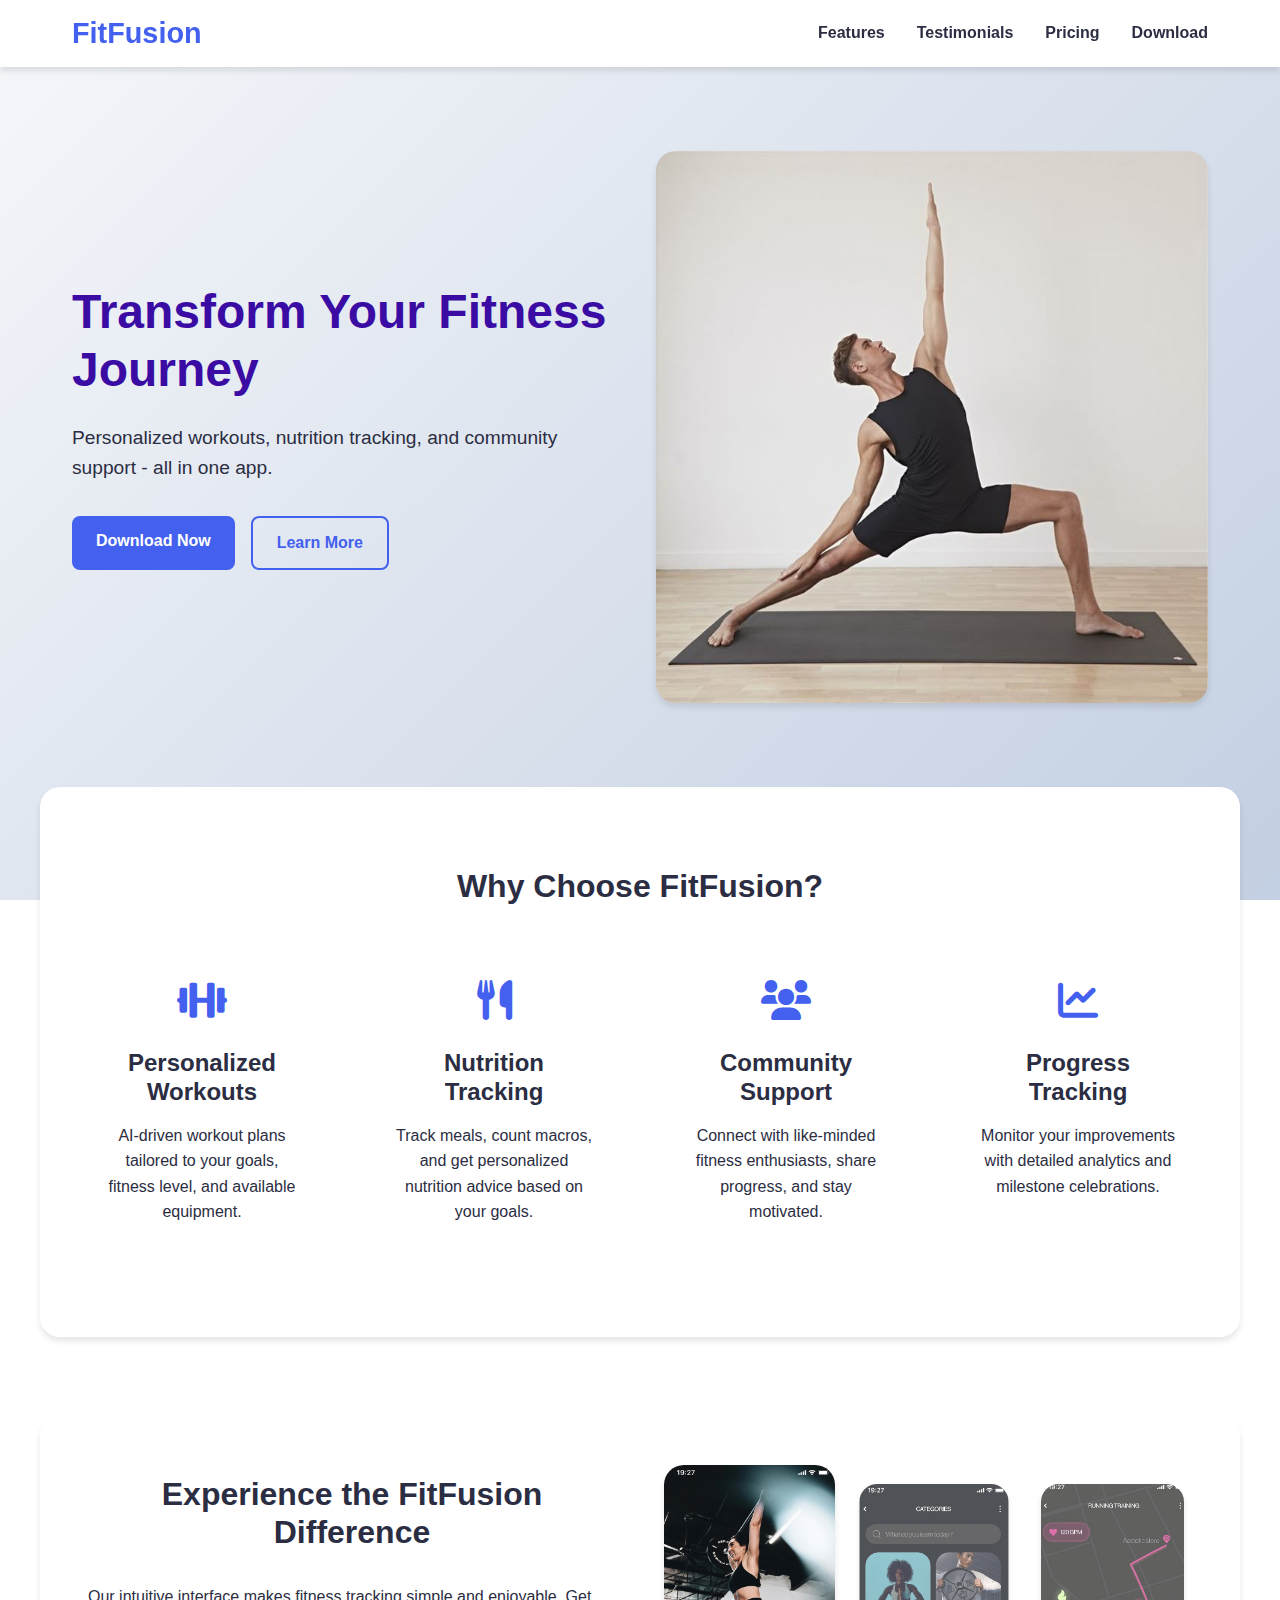
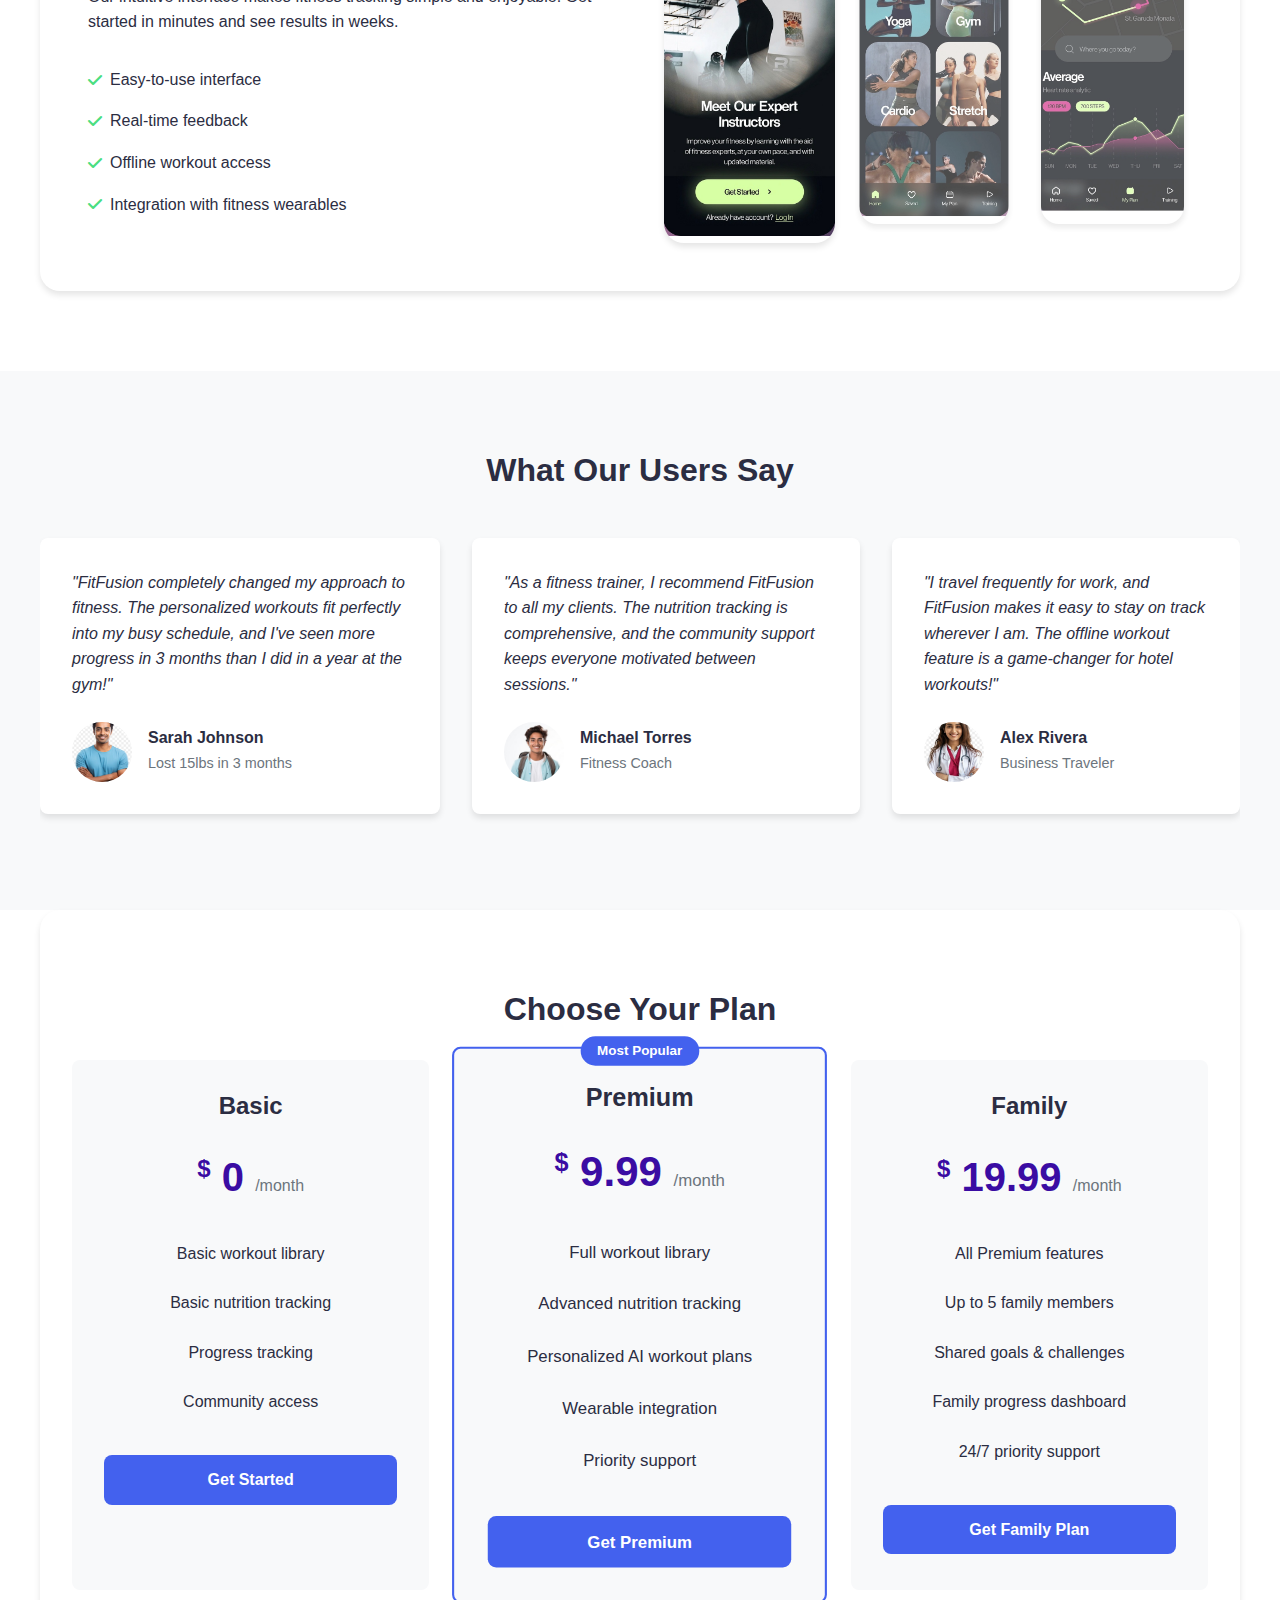
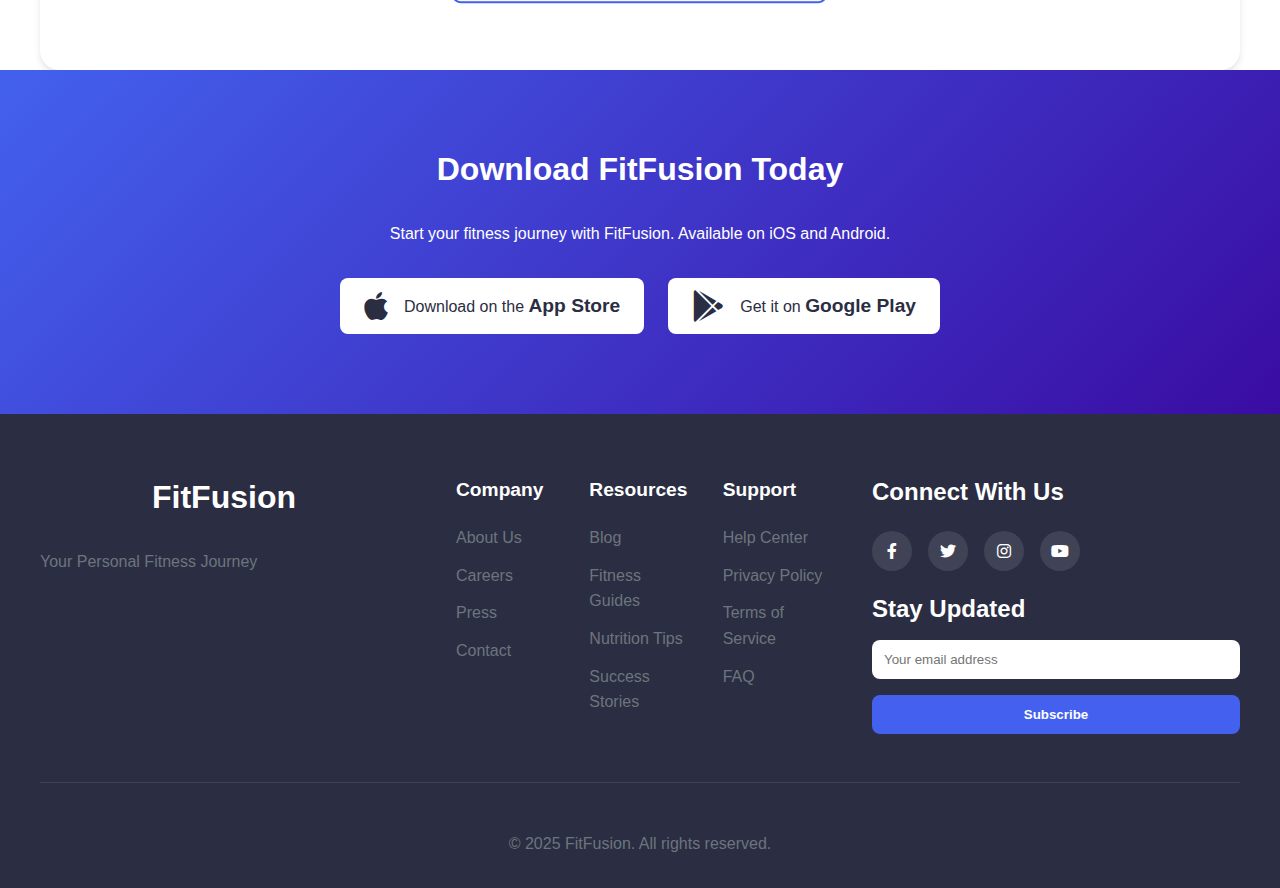
<file: week3/index.html>
<!DOCTYPE html>
<html lang="en">
<head>
    <meta charset="UTF-8">
    <meta name="viewport" content="width=device-width, initial-scale=1.0">
    <title>FitFusion - Your Personal Fitness Journey</title>
    <link rel="stylesheet" href="styles.css">
    <link rel="stylesheet" href="https://cdnjs.cloudflare.com/ajax/libs/font-awesome/6.0.0/css/all.min.css">
    <script src="https://cdnjs.cloudflare.com/ajax/libs/jquery/3.6.0/jquery.min.js"></script>
</head>
<body>
    <header>
        <nav>
            <div class="logo">
                <h1>FitFusion</h1>
            </div>
            <div class="menu-toggle">
                <i class="fas fa-bars"></i>
            </div>
            <ul class="nav-menu">
                <li><a href="#features">Features</a></li>
                <li><a href="#testimonials">Testimonials</a></li>
                <li><a href="#pricing">Pricing</a></li>
                <li><a href="#download">Download</a></li>
            </ul>
        </nav>
    </header>

    <section class="hero">
        <div class="hero-content">
            <h1>Transform Your Fitness Journey</h1>
            <p>Personalized workouts, nutrition tracking, and community support - all in one app.</p>
            <div class="cta-buttons">
                <a href="#download" class="btn primary-btn">Download Now</a>
                <a href="#features" class="btn secondary-btn">Learn More</a>
            </div>
        </div>
        <div class="hero-image">
            <img src="Homeworkout.jpg" alt="FitFusion App Preview">
        </div>
    </section>

    <section id="features" class="features">
        <h2>Why Choose FitFusion?</h2>
        <div class="features-container">
            <div class="feature">
                <div class="feature-icon">
                    <i class="fas fa-dumbbell"></i>
                </div>
                <h3>Personalized Workouts</h3>
                <p>AI-driven workout plans tailored to your goals, fitness level, and available equipment.</p>
            </div>
            <div class="feature">
                <div class="feature-icon">
                    <i class="fas fa-utensils"></i>
                </div>
                <h3>Nutrition Tracking</h3>
                <p>Track meals, count macros, and get personalized nutrition advice based on your goals.</p>
            </div>
            <div class="feature">
                <div class="feature-icon">
                    <i class="fas fa-users"></i>
                </div>
                <h3>Community Support</h3>
                <p>Connect with like-minded fitness enthusiasts, share progress, and stay motivated.</p>
            </div>
            <div class="feature">
                <div class="feature-icon">
                    <i class="fas fa-chart-line"></i>
                </div>
                <h3>Progress Tracking</h3>
                <p>Monitor your improvements with detailed analytics and milestone celebrations.</p>
            </div>
        </div>
    </section>

    <section class="app-preview">
        <div class="preview-content">
            <h2>Experience the FitFusion Difference</h2>
            <p>Our intuitive interface makes fitness tracking simple and enjoyable. Get started in minutes and see results in weeks.</p>
            <ul class="preview-list">
                <li><i class="fas fa-check"></i> Easy-to-use interface</li>
                <li><i class="fas fa-check"></i> Real-time feedback</li>
                <li><i class="fas fa-check"></i> Offline workout access</li>
                <li><i class="fas fa-check"></i> Integration with fitness wearables</li>
            </ul>
        </div>
        <div class="preview-gallery">
            <div class="gallery-item active">
                <img src="workout.jpeg" alt="App Screenshot 1">
            </div>
            <div class="gallery-item">
                <img src="workout1.jpeg" alt="App Screenshot 2">
            </div>
            <div class="gallery-item">
                <img src="wokrout3.jpeg" alt="App Screenshot 3">
            </div>
        </div>
    </section>

    <section id="testimonials" class="testimonials">
        <h2>What Our Users Say</h2>
        <div class="testimonials-container">
            <div class="testimonial">
                <div class="testimonial-text">
                    <p>"FitFusion completely changed my approach to fitness. The personalized workouts fit perfectly into my busy schedule, and I've seen more progress in 3 months than I did in a year at the gym!"</p>
                </div>
                <div class="testimonial-author">
                    <img src="review.jpg" alt="User Avatar">
                    <div>
                        <h4>Sarah Johnson</h4>
                        <p>Lost 15lbs in 3 months</p>
                    </div>
                </div>
            </div>
            <div class="testimonial">
                <div class="testimonial-text">
                    <p>"As a fitness trainer, I recommend FitFusion to all my clients. The nutrition tracking is comprehensive, and the community support keeps everyone motivated between sessions."</p>
                </div>
                <div class="testimonial-author">
                    <img src="review1.jpg" alt="User Avatar">
                    <div>
                        <h4>Michael Torres</h4>
                        <p>Fitness Coach</p>
                    </div>
                </div>
            </div>
            <div class="testimonial">
                <div class="testimonial-text">
                    <p>"I travel frequently for work, and FitFusion makes it easy to stay on track wherever I am. The offline workout feature is a game-changer for hotel workouts!"</p>
                </div>
                <div class="testimonial-author">
                    <img src="review2.jpg" alt="User Avatar">
                    <div>
                        <h4>Alex Rivera</h4>
                        <p>Business Traveler</p>
                    </div>
                </div>
            </div>
        </div>
    </section>

    <section id="pricing" class="pricing">
        <h2>Choose Your Plan</h2>
        <div class="pricing-container">
            <div class="pricing-plan">
                <h3>Basic</h3>
                <div class="price">
                    <span class="dollar">$</span>
                    <span class="amount">0</span>
                    <span class="period">/month</span>
                </div>
                <ul class="plan-features">
                    <li>Basic workout library</li>
                    <li>Basic nutrition tracking</li>
                    <li>Progress tracking</li>
                    <li>Community access</li>
                </ul>
                <a href="#download" class="btn plan-btn">Get Started</a>
            </div>
            <div class="pricing-plan popular">
                <div class="popular-tag">Most Popular</div>
                <h3>Premium</h3>
                <div class="price">
                    <span class="dollar">$</span>
                    <span class="amount">9.99</span>
                    <span class="period">/month</span>
                </div>
                <ul class="plan-features">
                    <li>Full workout library</li>
                    <li>Advanced nutrition tracking</li>
                    <li>Personalized AI workout plans</li>
                    <li>Wearable integration</li>
                    <li>Priority support</li>
                </ul>
                <a href="#download" class="btn plan-btn">Get Premium</a>
            </div>
            <div class="pricing-plan">
                <h3>Family</h3>
                <div class="price">
                    <span class="dollar">$</span>
                    <span class="amount">19.99</span>
                    <span class="period">/month</span>
                </div>
                <ul class="plan-features">
                    <li>All Premium features</li>
                    <li>Up to 5 family members</li>
                    <li>Shared goals & challenges</li>
                    <li>Family progress dashboard</li>
                    <li>24/7 priority support</li>
                </ul>
                <a href="#download" class="btn plan-btn">Get Family Plan</a>
            </div>
        </div>
    </section>

    <section id="download" class="download">
        <h2>Download FitFusion Today</h2>
        <p>Start your fitness journey with FitFusion. Available on iOS and Android.</p>
        <div class="download-buttons">
            <a href="#" class="download-btn">
                <i class="fab fa-apple"></i>
                <div>
                    <span>Download on the</span>
                    <span class="store">App Store</span>
                </div>
            </a>
            <a href="#" class="download-btn">
                <i class="fab fa-google-play"></i>
                <div>
                    <span>Get it on</span>
                    <span class="store">Google Play</span>
                </div>
            </a>
        </div>
    </section>

    <footer>
        <div class="footer-content">
            <div class="footer-logo">
                <h2>FitFusion</h2>
                <p>Your Personal Fitness Journey</p>
            </div>
            <div class="footer-links">
                <div class="link-group">
                    <h3>Company</h3>
                    <ul>
                        <li><a href="#">About Us</a></li>
                        <li><a href="#">Careers</a></li>
                        <li><a href="#">Press</a></li>
                        <li><a href="#">Contact</a></li>
                    </ul>
                </div>
                <div class="link-group">
                    <h3>Resources</h3>
                    <ul>
                        <li><a href="#">Blog</a></li>
                        <li><a href="#">Fitness Guides</a></li>
                        <li><a href="#">Nutrition Tips</a></li>
                        <li><a href="#">Success Stories</a></li>
                    </ul>
                </div>
                <div class="link-group">
                    <h3>Support</h3>
                    <ul>
                        <li><a href="#">Help Center</a></li>
                        <li><a href="#">Privacy Policy</a></li>
                        <li><a href="#">Terms of Service</a></li>
                        <li><a href="#">FAQ</a></li>
                    </ul>
                </div>
            </div>
            <div class="footer-social">
                <h3>Connect With Us</h3>
                <div class="social-icons">
                    <a href="#"><i class="fab fa-facebook-f"></i></a>
                    <a href="#"><i class="fab fa-twitter"></i></a>
                    <a href="#"><i class="fab fa-instagram"></i></a>
                    <a href="#"><i class="fab fa-youtube"></i></a>
                </div>
                <div class="newsletter">
                    <h3>Stay Updated</h3>
                    <form>
                        <input type="email" placeholder="Your email address">
                        <button type="submit" class="btn">Subscribe</button>
                    </form>
                </div>
            </div>
        </div>
        <div class="footer-bottom">
            <p>&copy; 2025 FitFusion. All rights reserved.</p>
        </div>
    </footer>

    <script src="script.js"></script>
</body>
</html>
</file>
<file: week3/styles.css>
/* Global Styles */
:root {
    --primary-color: #4361ee;
    --secondary-color: #3a0ca3;
    --accent-color: #4cc9f0;
    --dark-color: #2b2d42;
    --light-color: #f8f9fa;
    --success-color: #4ade80;
    --gray-color: #6c757d;
    --border-radius: 8px;
    --box-shadow: 0 4px 6px rgba(0, 0, 0, 0.1);
    --transition: all 0.3s ease;
}

* {
    margin: 0;
    padding: 0;
    box-sizing: border-box;
}

body {
    font-family: 'Segoe UI', Tahoma, Geneva, Verdana, sans-serif;
    line-height: 1.6;
    color: var(--dark-color);
    background: linear-gradient(135deg, #f5f7fa 0%, #c3cfe2 100%);
    background-attachment: fixed;
}

a {
    text-decoration: none;
    color: inherit;
}

ul {
    list-style: none;
}

img {
    max-width: 100%;
    height: auto;
}

h1, h2, h3, h4 {
    font-weight: 700;
    line-height: 1.2;
    margin-bottom: 1rem;
}

h1 {
    font-size: 2.5rem;
}

h2 {
    font-size: 2rem;
    text-align: center;
    margin-bottom: 2rem;
}

h3 {
    font-size: 1.5rem;
}

section {
    padding: 5rem 2rem;
}

.btn {
    display: inline-block;
    padding: 0.75rem 1.5rem;
    border-radius: var(--border-radius);
    font-weight: 600;
    text-align: center;
    cursor: pointer;
    transition: var(--transition);
}

.primary-btn {
    background-color: var(--primary-color);
    color: white;
}

.primary-btn:hover {
    background-color: var(--secondary-color);
    transform: translateY(-3px);
}

.secondary-btn {
    background-color: transparent;
    color: var(--primary-color);
    border: 2px solid var(--primary-color);
}

.secondary-btn:hover {
    background-color: var(--primary-color);
    color: white;
    transform: translateY(-3px);
}

/* Header Styles */
header {
    background-color: white;
    box-shadow: var(--box-shadow);
    position: sticky;
    top: 0;
    z-index: 100;
}

nav {
    display: flex;
    justify-content: space-between;
    align-items: center;
    padding: 1rem 2rem;
    max-width: 1200px;
    margin: 0 auto;
}

.logo h1 {
    font-size: 1.8rem;
    margin-bottom: 0;
    color: var(--primary-color);
}

.nav-menu {
    display: flex;
    gap: 2rem;
}

.nav-menu li a {
    font-weight: 600;
    transition: var(--transition);
}

.nav-menu li a:hover {
    color: var(--primary-color);
}

.menu-toggle {
    display: none;
    font-size: 1.5rem;
    cursor: pointer;
}

/* Hero Section */
.hero {
    display: flex;
    align-items: center;
    justify-content: space-between;
    gap: 2rem;
    max-width: 1200px;
    margin: 0 auto;
    padding: 5rem 2rem;
    min-height: 80vh;
}

.hero-content {
    flex: 1;
}

.hero-content h1 {
    font-size: 3rem;
    margin-bottom: 1.5rem;
    color: var(--secondary-color);
}

.hero-content p {
    font-size: 1.2rem;
    margin-bottom: 2rem;
    color: var(--dark-color);
    max-width: 600px;
}

.cta-buttons {
    display: flex;
    gap: 1rem;
}

.hero-image {
    flex: 1;
    display: flex;
    justify-content: center;
    align-items: center;
}

.hero-image img {
    max-height: 600px;
    border-radius: 20px;
    box-shadow: var(--box-shadow);
}

/* Features Section */
.features {
    background-color: white;
    border-radius: 20px;
    margin: 0 auto;
    max-width: 1200px;
    box-shadow: var(--box-shadow);
}

.features-container {
    display: grid;
    grid-template-columns: repeat(auto-fit, minmax(250px, 1fr));
    gap: 2rem;
}

.feature {
    padding: 2rem;
    border-radius: var(--border-radius);
    transition: var(--transition);
    text-align: center;
}

.feature:hover {
    transform: translateY(-10px);
    box-shadow: var(--box-shadow);
}

.feature-icon {
    font-size: 2.5rem;
    color: var(--primary-color);
    margin-bottom: 1rem;
}

/* App Preview Section */
.app-preview {
    display: flex;
    align-items: center;
    gap: 3rem;
    max-width: 1200px;
    margin: 5rem auto;
    background-color: white;
    border-radius: 20px;
    padding: 3rem;
    box-shadow: var(--box-shadow);
}

.preview-content {
    flex: 1;
}

.preview-list {
    margin-top: 2rem;
}

.preview-list li {
    margin-bottom: 1rem;
    display: flex;
    align-items: center;
    gap: 0.5rem;
}

.preview-list li i {
    color: var(--success-color);
}

.preview-gallery {
    flex: 1;
    display: flex;
    gap: 1rem;
    justify-content: center;
    position: relative;
}

.gallery-item {
    border-radius: 20px;
    overflow: hidden;
    box-shadow: var(--box-shadow);
    transition: var(--transition);
    opacity: 0.7;
    transform: scale(0.9);
}

.gallery-item.active {
    opacity: 1;
    transform: scale(1);
    z-index: 2;
}

/* Testimonials Section */
.testimonials {
    background-color: var(--light-color);
}

.testimonials-container {
    display: flex;
    gap: 2rem;
    overflow-x: auto;
    padding: 1rem 0;
    max-width: 1200px;
    margin: 0 auto;
    scroll-snap-type: x mandatory;
}

.testimonial {
    min-width: 300px;
    max-width: 400px;
    scroll-snap-align: start;
    background-color: white;
    border-radius: var(--border-radius);
    padding: 2rem;
    box-shadow: var(--box-shadow);
}

.testimonial-text {
    margin-bottom: 1.5rem;
    font-style: italic;
}

.testimonial-author {
    display: flex;
    align-items: center;
    gap: 1rem;
}

.testimonial-author img {
    width: 60px;
    height: 60px;
    border-radius: 50%;
    object-fit: cover;
}

.testimonial-author h4 {
    margin-bottom: 0.25rem;
}

.testimonial-author p {
    color: var(--gray-color);
    font-size: 0.9rem;
}

/* Pricing Section */
.pricing {
    background-color: white;
    max-width: 1200px;
    margin: 0 auto;
    border-radius: 20px;
    box-shadow: var(--box-shadow);
}

.pricing-container {
    display: grid;
    grid-template-columns: repeat(auto-fit, minmax(280px, 1fr));
    gap: 2rem;
}

.pricing-plan {
    background-color: var(--light-color);
    border-radius: var(--border-radius);
    padding: 2rem;
    text-align: center;
    transition: var(--transition);
    position: relative;
}

.pricing-plan:hover {
    transform: translateY(-10px);
    box-shadow: var(--box-shadow);
}

.pricing-plan.popular {
    border: 2px solid var(--primary-color);
    transform: scale(1.05);
    z-index: 1;
}

.popular-tag {
    position: absolute;
    top: -12px;
    left: 50%;
    transform: translateX(-50%);
    background-color: var(--primary-color);
    color: white;
    padding: 0.25rem 1rem;
    border-radius: 20px;
    font-size: 0.8rem;
    font-weight: 600;
}

.price {
    font-size: 2.5rem;
    font-weight: 700;
    margin: 1.5rem 0;
    color: var(--secondary-color);
}

.dollar {
    font-size: 1.5rem;
    vertical-align: super;
}

.period {
    font-size: 1rem;
    color: var(--gray-color);
    font-weight: normal;
}

.plan-features {
    margin-bottom: 2rem;
}

.plan-features li {
    margin-bottom: 0.5rem;
    padding: 0.5rem 0;
}

.plan-btn {
    width: 100%;
    background-color: var(--primary-color);
    color: white;
}

.plan-btn:hover {
    background-color: var(--secondary-color);
}

/* Download Section */
.download {
    text-align: center;
    background: linear-gradient(135deg, var(--primary-color) 0%, var(--secondary-color) 100%);
    color: white;
}

.download h2, .download p {
    color: white;
}

.download-buttons {
    display: flex;
    justify-content: center;
    gap: 1.5rem;
    margin-top: 2rem;
}

.download-btn {
    display: flex;
    align-items: center;
    gap: 1rem;
    background-color: white;
    color: var(--dark-color);
    padding: 0.75rem 1.5rem;
    border-radius: var(--border-radius);
    transition: var(--transition);
}

.download-btn i {
    font-size: 2rem;
}

.download-btn div {
    text-align: left;
}

.download-btn .store {
    font-weight: 700;
    font-size: 1.2rem;
}

.download-btn:hover {
    transform: translateY(-5px);
    box-shadow: 0 10px 20px rgba(0, 0, 0, 0.1);
}

/* Footer */
footer {
    background-color: var(--dark-color);
    color: white;
    padding: 4rem 2rem 2rem;
}

.footer-content {
    display: grid;
    grid-template-columns: repeat(auto-fit, minmax(250px, 1fr));
    gap: 3rem;
    max-width: 1200px;
    margin: 0 auto;
}

.footer-logo p {
    margin-top: 1rem;
    color: var(--gray-color);
}

.footer-links {
    display: grid;
    grid-template-columns: repeat(3, 1fr);
    gap: 2rem;
}

.link-group h3 {
    margin-bottom: 1.5rem;
    font-size: 1.2rem;
}

.link-group ul li {
    margin-bottom: 0.75rem;
}

.link-group ul li a {
    color: var(--gray-color);
    transition: var(--transition);
}

.link-group ul li a:hover {
    color: white;
}

.social-icons {
    display: flex;
    gap: 1rem;
    margin: 1.5rem 0;
}

.social-icons a {
    display: flex;
    justify-content: center;
    align-items: center;
    width: 40px;
    height: 40px;
    background-color: rgba(255, 255, 255, 0.1);
    border-radius: 50%;
    transition: var(--transition);
}

.social-icons a:hover {
    background-color: var(--primary-color);
    transform: translateY(-3px);
}

.newsletter input {
    width: 100%;
    padding: 0.75rem;
    border: none;
    border-radius: var(--border-radius);
    margin-bottom: 1rem;
}

.newsletter button {
    width: 100%;
    background-color: var(--primary-color);
    color: white;
    border: none;
}

.footer-bottom {
    text-align: center;
    padding-top: 3rem;
    margin-top: 3rem;
    border-top: 1px solid rgba(255, 255, 255, 0.1);
    color: var(--gray-color);
    max-width: 1200px;
    margin: 3rem auto 0;
}

/* Responsive Styles */
@media (max-width: 992px) {
    .hero {
        flex-direction: column;
    }
    
    .hero-content {
        text-align: center;
    }
    
    .cta-buttons {
        justify-content: center;
    }
    
    .app-preview {
        flex-direction: column;
    }
    
    .testimonials-container {
        flex-direction: column;
        align-items: center;
    }
    
    .testimonial {
        min-width: 100%;
    }
    
    .pricing-plan.popular {
        transform: scale(1);
    }
}

@media (max-width: 768px) {
    h1 {
        font-size: 2rem;
    }
    
    h2 {
        font-size: 1.8rem;
    }
    
    .menu-toggle {
        display: block;
    }
    
    .nav-menu {
        position: fixed;
        top: 70px;
        right: -100%;
        flex-direction: column;
        background-color: white;
        width: 80%;
        height: calc(100vh - 70px);
        padding: 2rem;
        transition: var(--transition);
        box-shadow: var(--box-shadow);
        gap: 2rem;
    }
    
    .nav-menu.active {
        right: 0;
    }
    
    .download-buttons {
        flex-direction: column;
        align-items: center;
    }
    
    .footer-links {
        grid-template-columns: 1fr;
    }
}
</file>
